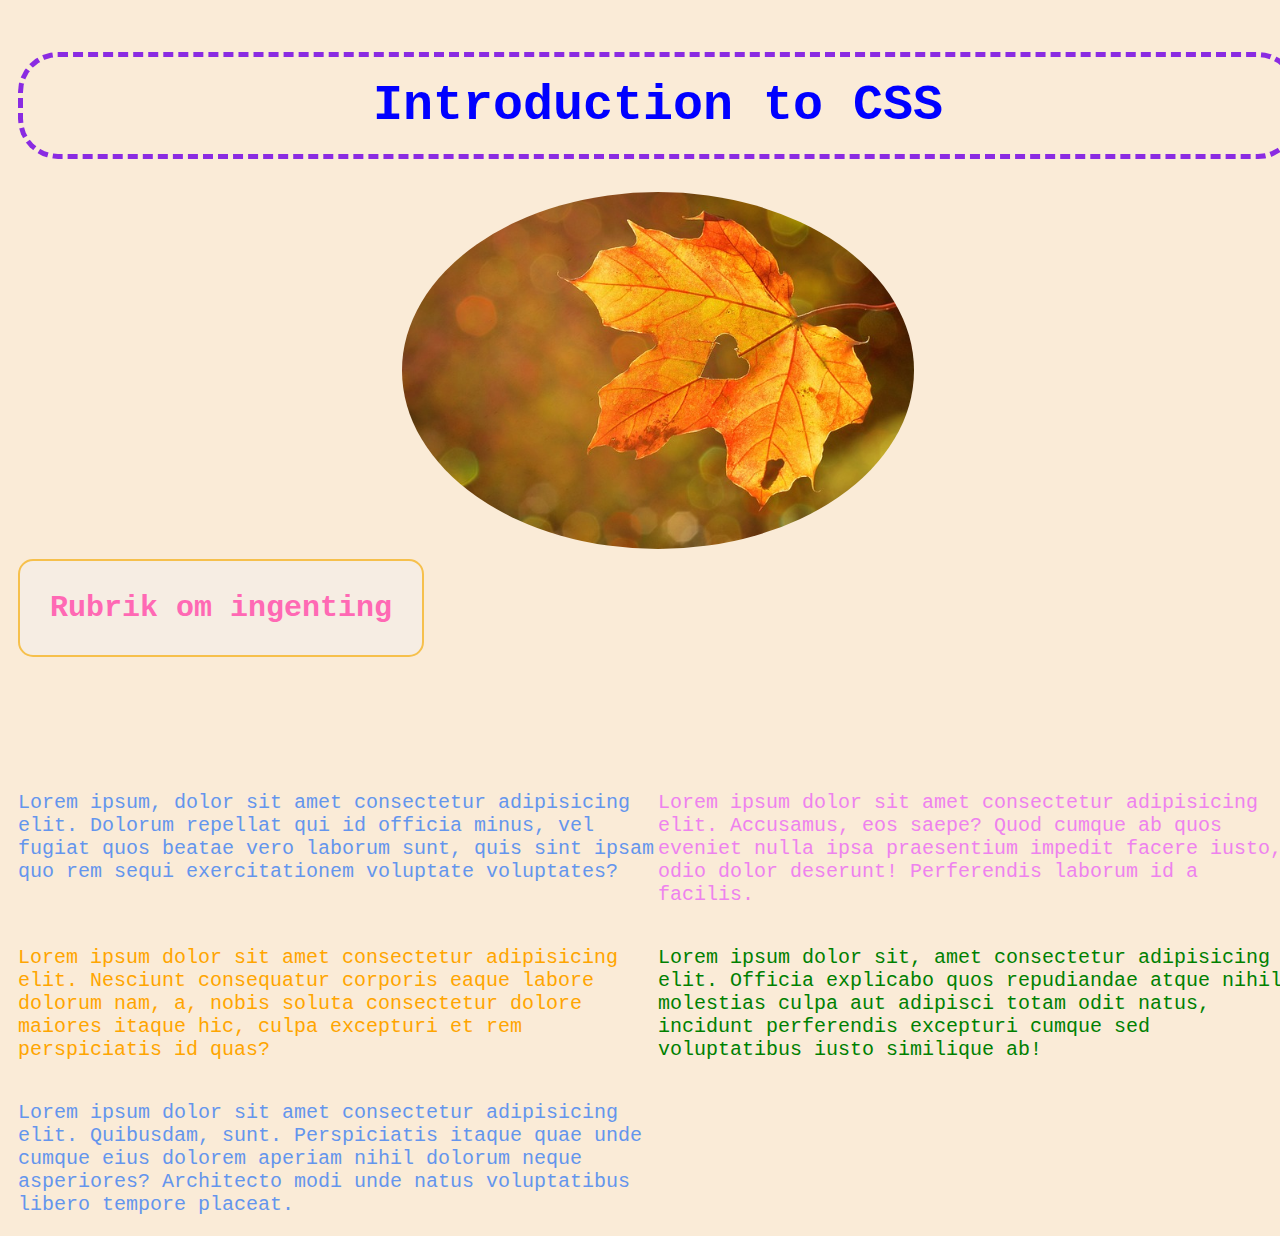
<file: lect2/index.html>
<!DOCTYPE html>
<html lang="sv">
<head>
    <meta charset="UTF-8">
    <meta http-equiv="X-UA-Compatible" content="IE=edge">
    <meta name="viewport" content="width=device-width, initial-scale=1.0">
    <title>CSS introduction</title>
    <link rel="stylesheet" href="CSS/main.css">
</head>
<body>
    <section class="container">
    <h1>Introduction to CSS</h1>

    <img src="leaf.jpg" alt="Löv med hjärta" class="center">
    <h3>Rubrik om ingenting</h3>
    <h4>Buu!</h4>
    <p>Lorem ipsum, dolor sit amet consectetur adipisicing elit. Dolorum repellat qui id officia minus, vel fugiat quos beatae vero laborum sunt, quis sint ipsam quo rem sequi exercitationem voluptate voluptates?</p>

<p class="violet-paragraf">Lorem ipsum dolor sit amet consectetur adipisicing elit. Accusamus, eos saepe? Quod cumque ab quos eveniet nulla ipsa praesentium impedit facere iusto, odio dolor deserunt! Perferendis laborum id a facilis.</p>
<p class="orange-paragraf">Lorem ipsum dolor sit amet consectetur adipisicing elit. Nesciunt consequatur corporis eaque labore dolorum nam, a, nobis soluta consectetur dolore maiores itaque hic, culpa excepturi et rem perspiciatis id quas?</p>
<p id="green">Lorem ipsum dolor sit, amet consectetur adipisicing elit. Officia explicabo quos repudiandae atque nihil molestias culpa aut adipisci totam odit natus, incidunt perferendis excepturi cumque sed voluptatibus iusto similique ab!</p>
<p>Lorem ipsum dolor sit amet consectetur adipisicing elit. Quibusdam, sunt. Perspiciatis itaque quae unde cumque eius dolorem aperiam nihil dolorum neque asperiores? Architecto modi unde natus voluptatibus libero tempore placeat.</p>
</section>
</body>
</html>
</file>
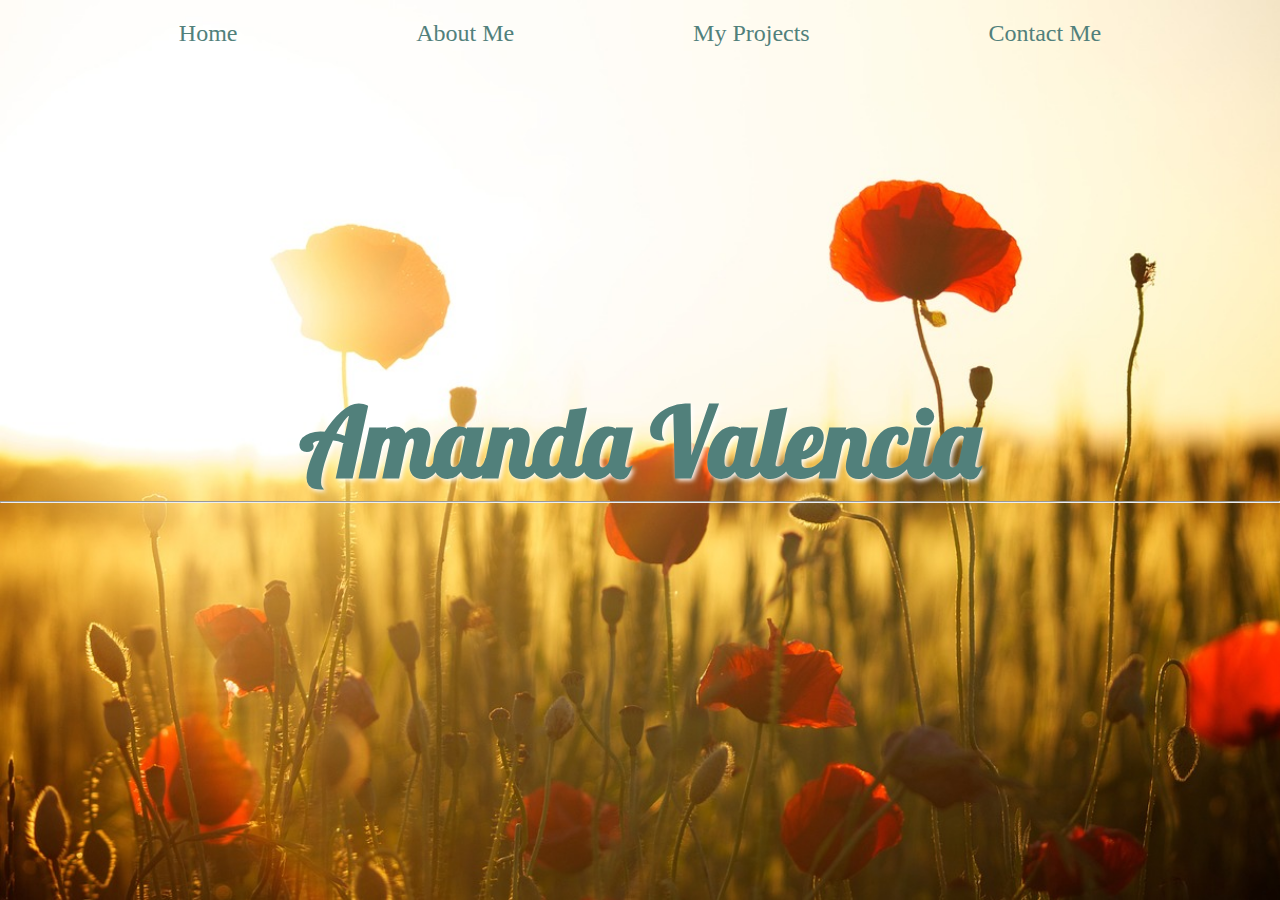
<file: Portfoilo/index.html>
<!DOCTYPE html>
<html lang="en">
<head>
    <meta charset="UTF-8">
    <meta http-equiv="X-UA-Compatible" content="IE=edge">
    <meta name="viewport" content="width=device-width, initial-scale=1.0">
    <link rel="stylesheet" href="CSS/style.css">
    <title>Portfolio</title>
</head>
<body class="home">
    <header class="header">
        <!-- Menu -->
        <nav>
            <ul class="menu"> 
                <li class="menu-nav_items"><a href="./index.html"></a>Home</li>
                <li class="menu-nav_items"><a href="./about.html"></a>About Me</li>
                <li class="menu-nav_items"><a href="./projects.html"></a>My Projects</li>
                <li class="menu-nav_items"><a href="./contact.html"></a>Contact Me</li>
            </ul>
        </nav>
    </header>
    <main class="main">
    <section class="name">
        <h1 id="name">Amanda Valencia</h1>
        <hr>
    </section>
</main>
<footer>
    <!--  Social Icons -->
    <div class="social-icon">

    </div>
</footer>
</body>
</html>
</file>
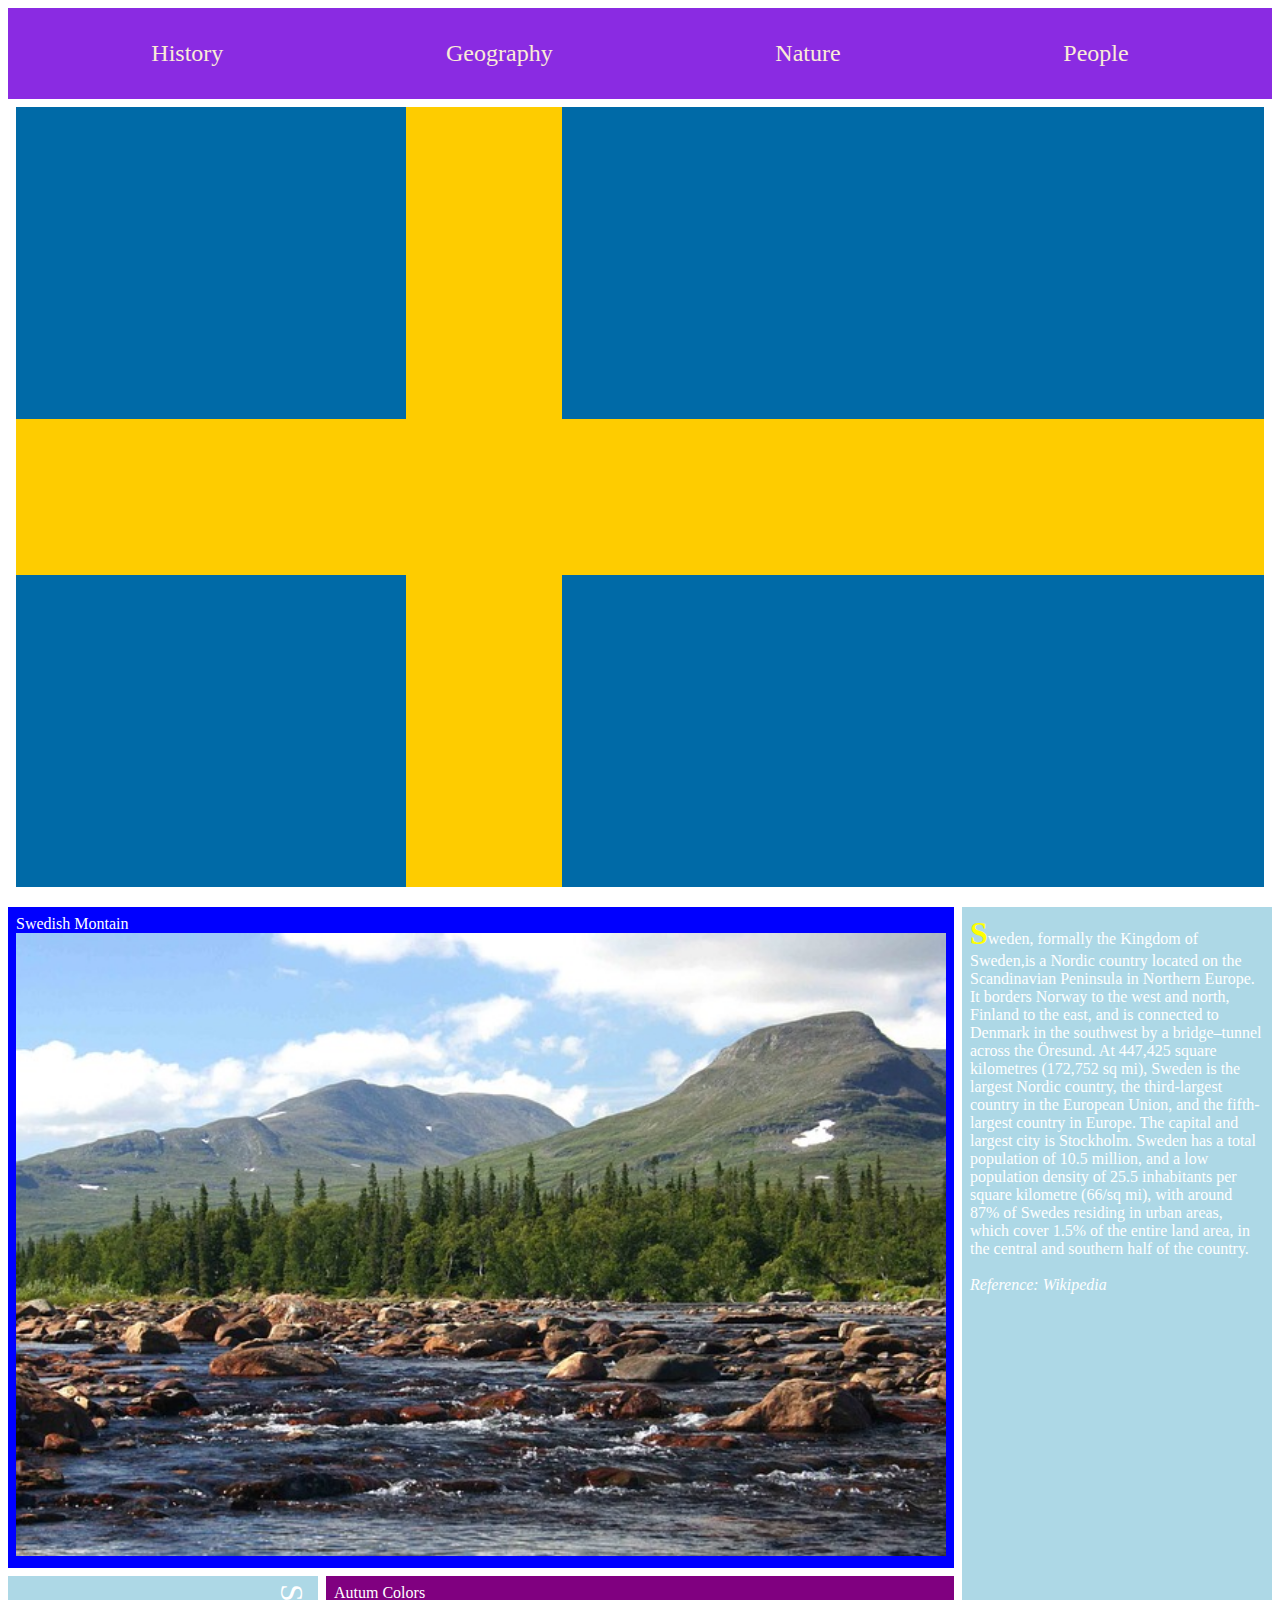
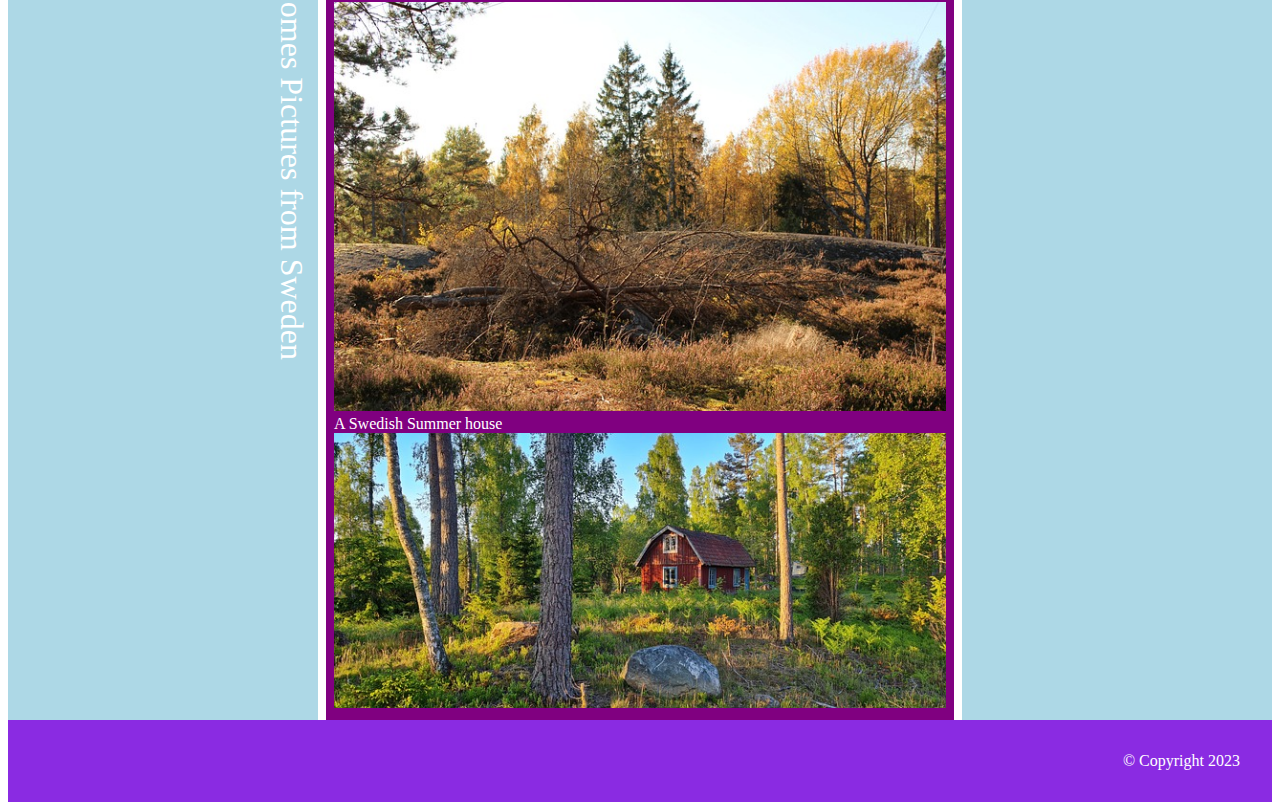
<file: Hem uppgifter/Inlämningsuppgift-html/css-uppgift/index.html>
<!DOCTYPE html>
<html lang="en">
<head>
    <meta charset="UTF-8">
    <meta http-equiv="X-UA-Compatible" content="IE=edge">
    <meta name="viewport" content="width=device-width, initial-scale=1.0">
    <title>Uppgift 2</title>
    <link rel="stylesheet" href="css/style.css">
</head>
<body>
    <header class="header el">
        <nav>
            <ul>
                <li><a href="#!" class="li">History</a></li>
                <li><a href="#!" class="li">Geography</a></li>
                <li><a href="#!" class="li">Nature</a></li>
                <li><a href="#!" class="li">People</a></li>
            </ul>
        </nav>
    </header>
    <main class="container">
        <section class="box">
            <figure>
                <figcaption>Swedish Montain</figcaption>
                <img src="img/swedish-mountains-961161_640.jpg" alt="Swedish Montain" width="100%">
            </figure>
            
        </section>
        <section class="box">
            <img src="img/Flag_of_Sweden.svg" alt="Flag of Sweden" width="100%">
        </section>
        <section class="box">
            <p class="p1">Sweden, formally the Kingdom of Sweden,is a Nordic country located on the Scandinavian Peninsula in Northern Europe. It borders Norway to the west and north, Finland to the east, and is connected to Denmark in the southwest by a bridge–tunnel across the Öresund. At 447,425 square kilometres (172,752 sq mi), Sweden is the largest Nordic country, the third-largest country in the European Union, and the fifth-largest country in Europe. The capital and largest city is Stockholm. Sweden has a total population of 10.5 million, and a low population density of 25.5 inhabitants per square kilometre (66/sq mi), with around 87% of Swedes residing in urban areas, which cover 1.5% of the entire land area, in the central and southern half of the country.</p>
            <br>
            <p><i>Reference: Wikipedia</i></p>
        </section>
        <section class="box">
            <p>Somes Pictures from Sweden</p>
        </section>
        <section class="box">
            <figure>
                <figcaption>Autum Colors</figcaption>
                <img src="img/autumn-colors-991648_640.jpg" alt="Autumn Colors" width="100%">
            </figure>
            <figure>
                <figcaption>A Swedish Summer house</figcaption>
            <img src="img/swedish-7345629_640.jpg" alt="Swedish House"
            width="100%">
        </figure>
        </section>
    </main>
  
    <footer class="footer el">&copy; Copyright 2023</footer>
</body>
</html>
</file>
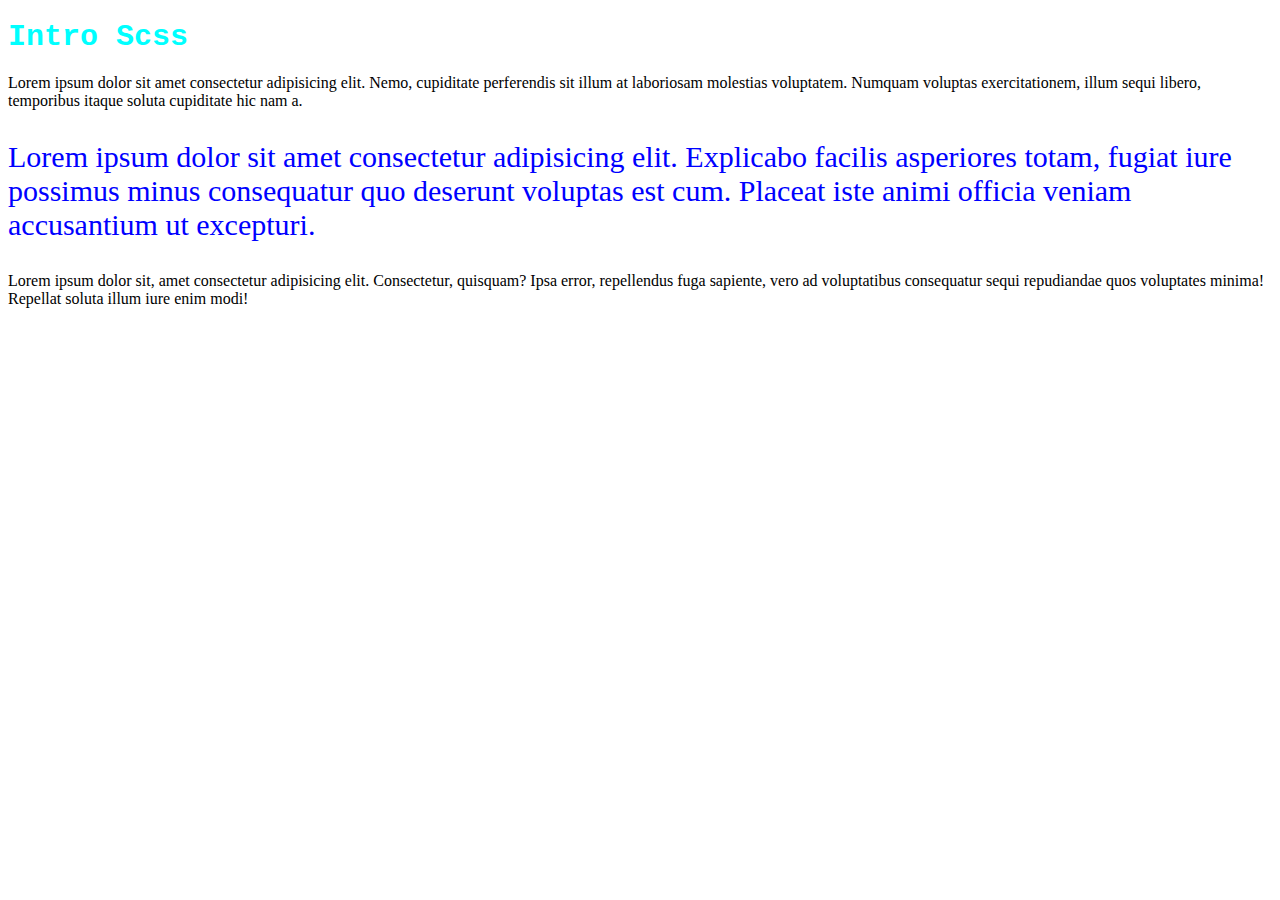
<file: HTML_lektion/lect5/Scss-uppgift/index.html>
<!DOCTYPE html>
<html lang="en">
<head>
    <meta charset="UTF-8">
    <meta http-equiv="X-UA-Compatible" content="IE=edge">
    <meta name="viewport" content="width=device-width, initial-scale=1.0">
    <link rel="stylesheet" href="style.css">
    <title>Intro Scss</title>
</head>
<body>
    <article class="main">
        <section class="section">
            <h1>Intro Scss</h1>
            <p class="p1">Lorem ipsum dolor sit amet consectetur adipisicing elit. Nemo, cupiditate perferendis sit illum at laboriosam molestias voluptatem. Numquam voluptas exercitationem, illum sequi libero, temporibus itaque soluta cupiditate hic nam a.
            </p>
            <p class="p2">Lorem ipsum dolor sit amet consectetur adipisicing elit. Explicabo facilis asperiores totam, fugiat iure possimus minus consequatur quo deserunt voluptas est cum. Placeat iste animi officia veniam accusantium ut excepturi.</p>
            <p class="main_section">Lorem ipsum dolor sit, amet consectetur adipisicing elit. Consectetur, quisquam? Ipsa error, repellendus fuga sapiente, vero ad voluptatibus consequatur sequi repudiandae quos voluptates minima! Repellat soluta illum iure enim modi!</p>
        </section>
        <section class="section">
            
        </section>
    </article>
    
</body>
</html>
</file>
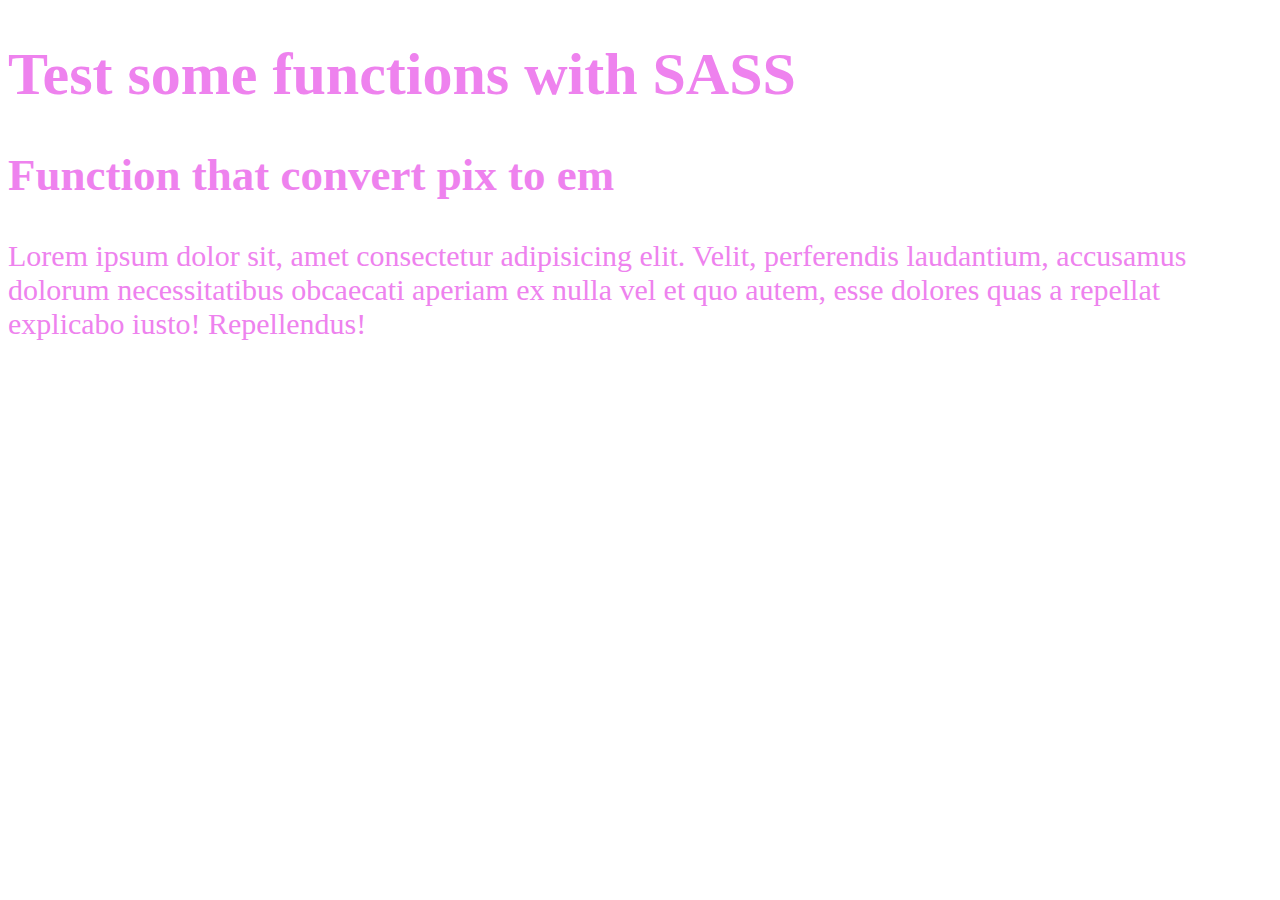
<file: HTML_lektion/lect6/function/index.html>
<!DOCTYPE html>
<html lang="en">
<head>
    <meta charset="UTF-8">
    <meta http-equiv="X-UA-Compatible" content="IE=edge">
    <meta name="viewport" content="width=device-width, initial-scale=1.0">
    <link rel="stylesheet" href="css/style.css">
    <title>Document</title>
</head>
<body>
    <h1>Test some functions with SASS</h1>
    <h2>Function that convert pix to em</h2>
    <p>Lorem ipsum dolor sit, amet consectetur adipisicing elit. Velit, perferendis laudantium, accusamus dolorum necessitatibus obcaecati aperiam ex nulla vel et quo autem, esse dolores quas a repellat explicabo iusto! Repellendus!</p>
</body>
</html>
</file>
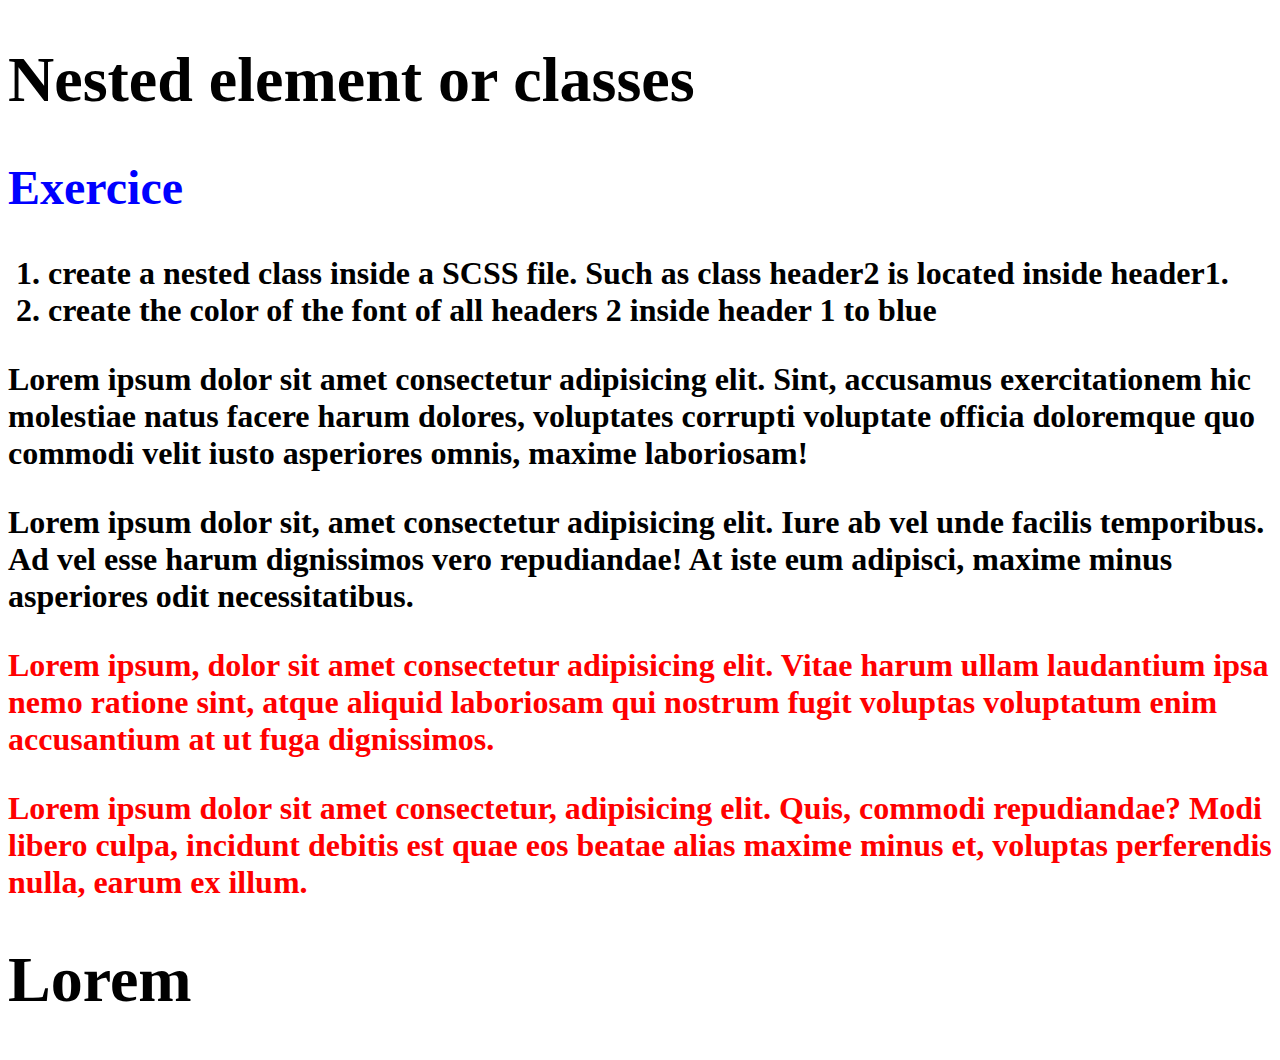
<file: HTML_lektion/lect6/nested/index.html>
<!DOCTYPE html>
<html lang="en">
<head>
    <meta charset="UTF-8">
    <meta http-equiv="X-UA-Compatible" content="IE=edge">
    <meta name="viewport" content="width=device-width, initial-scale=1.0">
    <link rel="stylesheet" href="css/style.css">
    <title>Nested</title>
</head>
<body class="body">
    <h1 class="header1">Nested element or classes</h1>
    <h2 class="header2">Exercice</h2>
    <ol>
        <li>create a nested class inside a SCSS file. Such as class header2 is located inside header1.</li>
        <li>create the color of the font of all headers 2 inside header 1 to blue</li>
    </ol>
    <p class="a">Lorem ipsum dolor sit amet consectetur adipisicing elit. Sint, accusamus exercitationem hic molestiae natus facere harum dolores, voluptates corrupti voluptate officia doloremque quo commodi velit iusto asperiores omnis, maxime laboriosam!</p>
    <p class="b">Lorem ipsum dolor sit, amet consectetur adipisicing elit. Iure ab vel unde facilis temporibus. Ad vel esse harum dignissimos vero repudiandae! At iste eum adipisci, maxime minus asperiores odit necessitatibus.</p>
    <p class="a">Lorem ipsum, dolor sit amet consectetur adipisicing elit. Vitae harum ullam laudantium ipsa nemo ratione sint, atque aliquid laboriosam qui nostrum fugit voluptas voluptatum enim accusantium at ut fuga dignissimos.</p>
    <p class="a">Lorem ipsum dolor sit amet consectetur, adipisicing elit. Quis, commodi repudiandae? Modi libero culpa, incidunt debitis est quae eos beatae alias maxime minus et, voluptas perferendis nulla, earum ex illum.</p>
    <h1 >Lorem</h1>
</body>
</html>
</file>
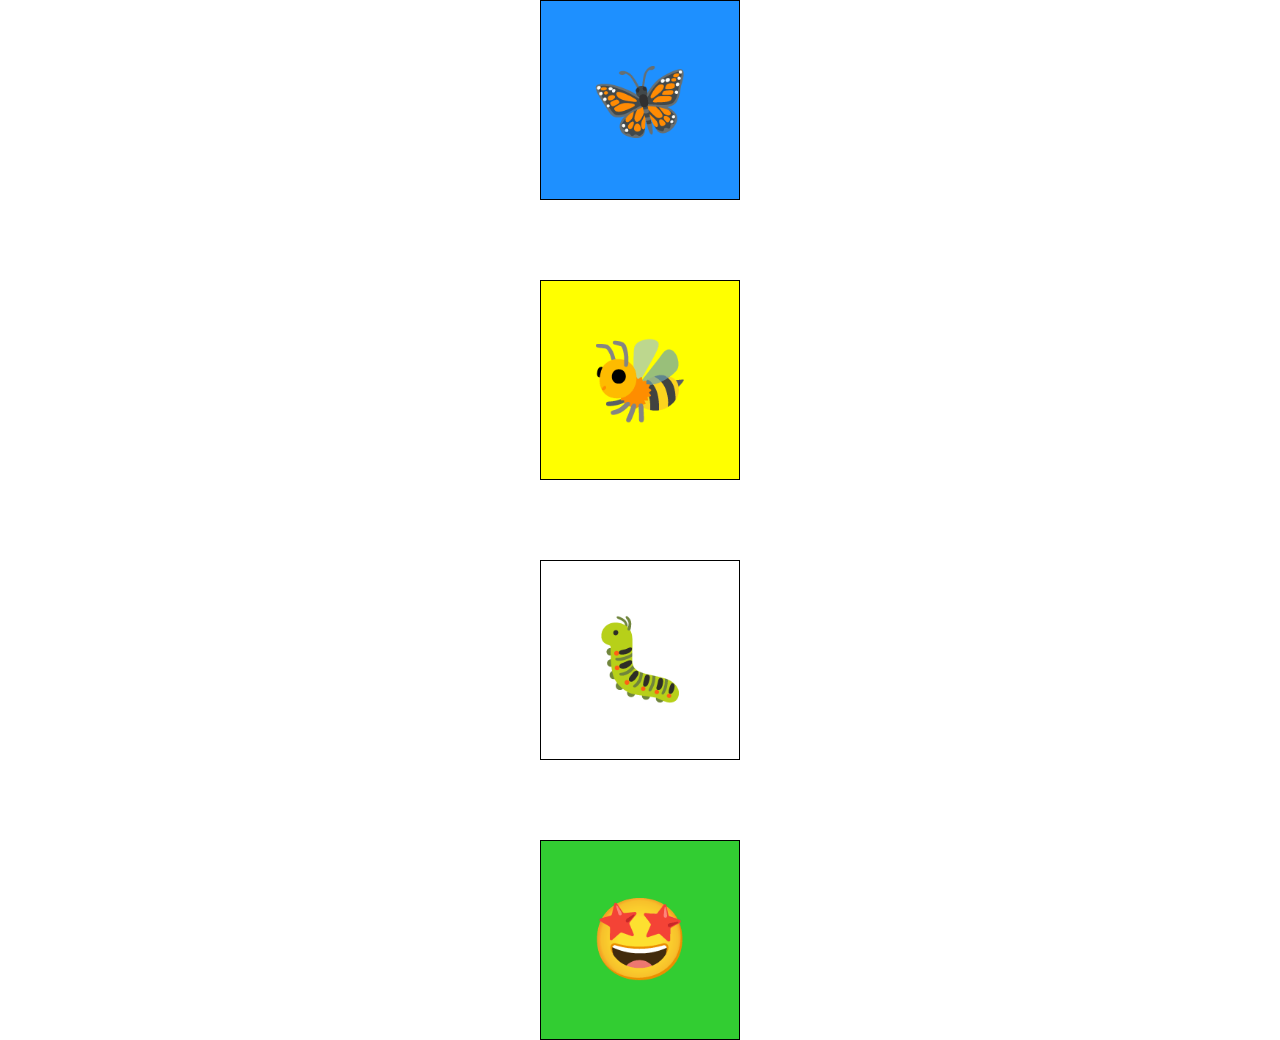
<file: lect3/animation.html>
<!DOCTYPE html>
<html lang="en">
<head>
    <meta charset="UTF-8">
    <meta http-equiv="X-UA-Compatible" content="IE=edge">
    <meta name="viewport" content="width=device-width, initial-scale=1.0">
    <title>Transformations and Animations</title>
    <link rel="stylesheet" href="CSS14-9/animation.css">
</head>
<body>
    <main>
        <section class="square">🦋</section>
        <section class="square">🐝</section>
        <section class="square animate">🐛</section>
        <section class="smiley">🤩</section>
    </main>
    
</body>
</html>
</file>
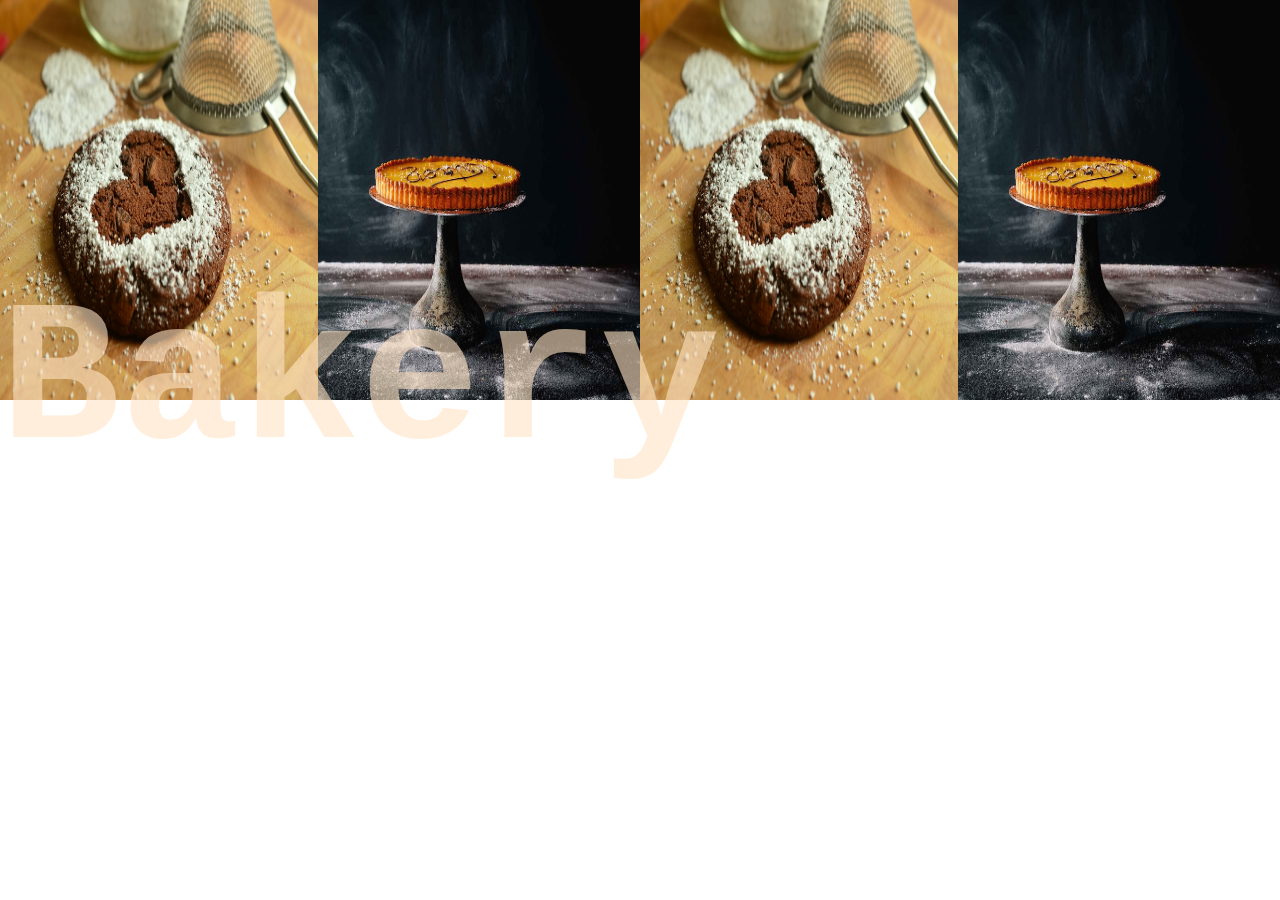
<file: lect3/flexbox.html>
<!DOCTYPE html>
<html lang="en">
<head>
    <meta charset="UTF-8">
    <meta http-equiv="X-UA-Compatible" content="IE=edge">
    <meta name="viewport" content="width=device-width, initial-scale=1.0">
    <title>Flexbox</title>
    <link rel="stylesheet" href="css/flexbox.css">
</head>
<body>
    <main class="container">
        <h1>Bakery</h1>
        <section class="box"><img src="img/cookie-756601_1280.jpg" alt=""></section>
        <section class="box"><img src="img/tart-6011609_1280.jpg" alt=""></section>
        <section class="box"><img src="img/cookie-756601_1280.jpg" alt=""></section>
        <section class="box"><img src="img/tart-6011609_1280.jpg" alt=""></section>

    </main>

    
    
</body>
</html>
</file>
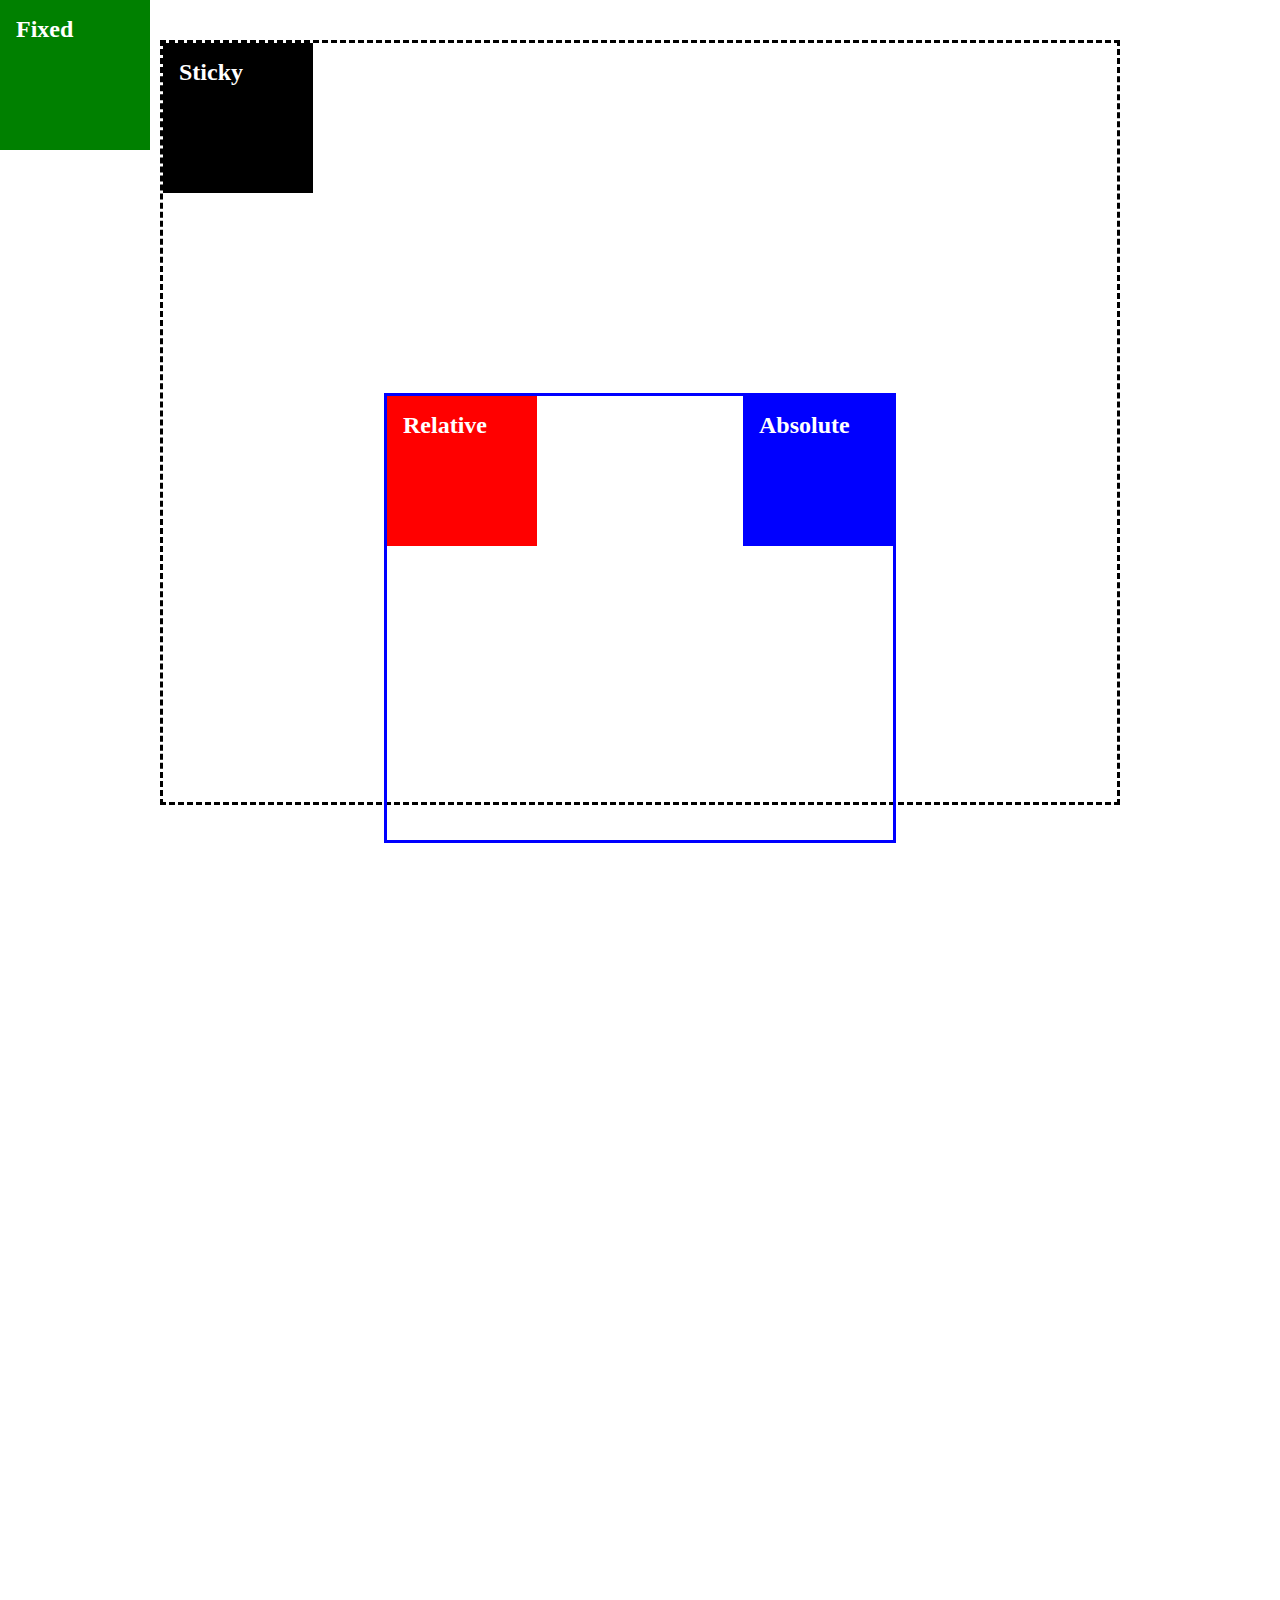
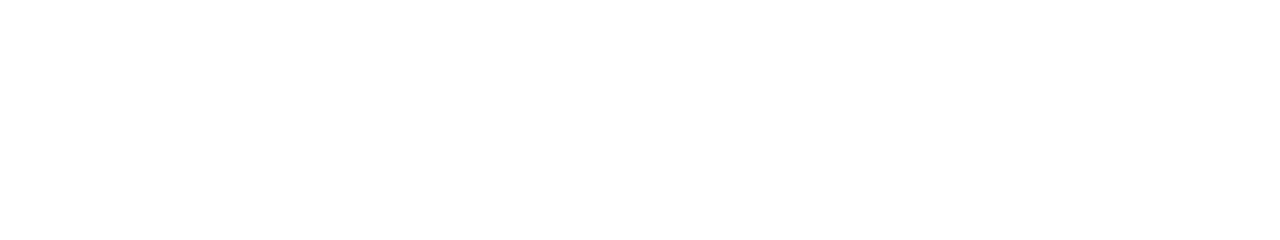
<file: lect3/position.html>
<!DOCTYPE html>
<html lang="en">

<head>
    <meta charset="UTF-8">
    <meta http-equiv="X-UA-Compatible" content="IE=edge">
    <meta name="viewport" content="width=device-width, initial-scale=1.0">
    <title>Position</title>
    <link rel="stylesheet" href="css/style.css">
</head>

    <!-- div are block without semantic. 
        Don't use them too much!  -->
        <section class="outer-container">
            <section class="box sticky">
                <h2>Sticky</h2>
            </section>
        <section class="inner-container">
            <section class="box absolute">
                <h2>Absolute</h2>
            </section>
            <section class="box relative">
                <h2>Relative</h2>
            </section>
            <section class="box fixed">
                <h2>Fixed</h2>
            </section>
           
        </section>
    </section>
 
<!--
 <button class="social">&#128512;</button>
  <section id="one">
    <header class="blue">Header One</header>
    <h2>One</h2>
 </section>
 <section id="two">
    <header class="red">Header Two</header>
    <h2>Two</h2>
 </section>
 <section id="three">
    <header class="green">Header Three</header>
    <h2>three</h2>
 </section>
 <footer>
    <a href="#one">One</a>
    <a href="#two">Two</a>
    <a href="#three">Three</a>
 </footer>
 -->
</body>

</html>
</file>
<file: lect2/CSS/main.css>
body{
    background-color: antiquewhite;
    padding: 10px;
    width: 100%;
    height: 100%;
}
h1 {
    font-family: 'Courier New', Courier, monospace;
    color: blue;
    border: 5px dashed blueviolet;
    border-radius: 40px;
    padding: 20px;
    font-size: 50px;
    text-align: center;
    position: sticky;

}
h1:active{
    color: lightblue;
}
.container{
    position: relative;
    width: 100%;
    height: 100%;

}
.center{
    display: block;
    
    margin: 0px auto -20px auto;
    width: 40%;
    border-radius: 100%;

}
h3{
    font-family: 'Courier New', Courier, monospace;
    color: hotpink;
    padding: 30px;
    font-size: 30px;
    border: 2px solid rgb(246, 192, 76);
    width: fit-content;
    border-radius: 15px;
    background-color: rgb(246, 237, 227);
}
p {
    font-family: 'Courier New', Courier, monospace;
    color: cornflowerblue;
    font-size: 20px;
    width: 50%;
    float: left;
}
.violet-paragraf {
    color: violet;
}
.orange-paragraf {
    color: orange;
}
#green{
    color: green;
}
p:hover{
    color: brown;
}
h4 {
    color:antiquewhite;
    text-align: center;
    font-size: 30px;
    width:fit-content;
}
h4:hover{
    color: brown;
}
</file>
<file: Portfoilo/CSS/style.css>
@import url("https://fonts.googleapis.com/css2?family=Pacifico&display=swap");
@import url("https://fonts.googleapis.com/css2?family=Lobster&family=Pacifico&display=swap");
* {
  margin: 0;
  padding: 0;
  box-sizing: border-box;
}

body {
  background-image: url(../img/poppies-174276_1280.jpg);
  background-attachment: fixed;
  background-size: cover;
  background-repeat: no-repeat;
  background-color: black;
  text-align: center;
}

.main {
  padding-top: 30vh;
}

.name {
  font-family: "Lobster", cursive;
  font-size: 3rem;
  color: rgb(81, 128, 123);
  margin-top: 4rem;
  text-shadow: 2px 2px 5px white;
}

hr {
  color: white;
}

.menu {
  display: flex;
  list-style: none;
  align-items: center;
  justify-content: space-evenly;
}
.menu .menu-nav_items {
  font-size: 1.5rem;
  color: rgb(81, 128, 123);
  margin-top: 20px;
}
.menu .menu-nav_items:hover {
  color: black;
}/*# sourceMappingURL=style.css.map */
</file>
<file: Hem uppgifter/Inlämningsuppgift-html/css-uppgift/css/style.css>
*{
    margin: 0;
    padding: 0;
    box-sizing: border-box;
}
/* Här har jag fixa menyn genom att använda mig av flexbox. Jag stylade även texten på menyn genom att ta bort pungter och underlinjen samt satte dit en hover men färgen gul.  */
body{
    color: white;
    padding: 0.5rem;
}
ul{
    list-style-type: none;
    margin: 0;
    padding:0;
    display: flex;
    justify-content:space-around;
}
li a{
    text-decoration: none;  
    color: antiquewhite;
    font-size: 1.5rem;
}
li a:hover{
    color: yellow;
    transition: all 1s ease;
}
.container{
    display: grid;
    grid-template-columns: repeat(4, 1fr);
    gap: 0.5rem;
}
/* Här använde jag mig av grid för att bygga ihop sidan efter bilden. Jag delade upp den i fyra columner och bestämde därefter hur stor plats alla skulle ta i conteinern.  */
.box{
    padding: 0.5rem;
}
.box:first-child{
grid-column: 1/4;
background-color: blue;
}
.box:nth-child(2){
    order: -1;
    grid-column: 1/5;
}
.box:nth-child(3){
    background-color: lightblue;
    grid-row: span 2;
}
/* här vände jag på texten men lyckades inte fixa så att den skulle vara på den vänstra sidan av boxen, jag testade med padding och jag testade med flex men fick inte det att funka. */
.box:nth-child(4){
background-color: lightblue;
writing-mode: vertical-rl;
font-size: 2rem;
}
.box:nth-child(5){
    grid-column: 2/4;
    background-color: purple;
}
/* här fixade jag första bokstaven i texten och jag fixade så att copyright hamnade på högra hörnet. */
.p1::first-letter{
    font-size: 2rem;
    font-weight: 600;
    color: yellow;
}
/* slutet på sidan, footer */
.footer{
    text-align: end;
    }
    .el{
        background-color: blueviolet;
        padding: 2rem;
    }
</file>
<file: HTML_lektion/lect5/Scss-uppgift/style.css>
.section .p1:hover, .section .p2:hover {
  color: pink;
}

.p2 {
  color: blue;
  font-size: 30px;
}

h1 {
  font-family: "Courier New", Courier, monospace;
  font-size: 30px;
  font-weight: 700;
  color: aqua;
}/*# sourceMappingURL=style.css.map */
</file>
<file: HTML_lektion/lect6/function/css/style.css>
body {
  font-weight: 500;
  width: 6.7619047619;
  font-size: 1.875em;
  color: violet;
}/*# sourceMappingURL=style.css.map */
</file>
<file: HTML_lektion/lect6/nested/css/style.css>
.body {
  font-size: 2rem;
  font-weight: 700;
}
.body .header2 {
  color: blue;
}
.body .b ~ .a {
  color: red;
}/*# sourceMappingURL=style.css.map */
</file>
<file: lect3/CSS14-9/animation.css>
@import url("https://fonts.googleapis.com/css2?family=Nunito&display=swap");

* {
    margin: 0;
    padding: 0;
    box-sizing: border-box;
}

html {
    font-size: 5rem;
    font-family: 'Nunito', sans-serif;
}

body {
    min-height: 100vh;
    display: flex;
    flex-direction: column nowrap;
}

main {
    align-items: center;
    display: flex;
    flex-flow: column nowrap;
    flex-grow: 1;
    gap: 1rem;
    justify-content: center;
}

section {
    border: 1px solid #000;
    display: grid;
    height: 200px;
    place-content: center;
    width: 200px;
}

section:first-child {
    background-color: dodgerblue;
    /* transform: translateX(-50%); */  /* Of the width of the section */
    /* transform: rotateX(45deg); */ /* rotation around the x-axel at the top*/
    /* transform: scaleX(120%); */
    /* transform: skewX(-10deg); */
}


section:nth-child(2) {
    background-color: yellow;
    /* transform: translateY(-2rem); */
    /* transform: rotateY(180deg); */
    /* transform: scaleY(120%); */
    /* transform: skewY(10deg); */
}

section:last-child {
    background-color: limegreen;
    /* transform: translate(100%, -5rem); */
    /* transform: rotateZ(78deg); */
    /* transform: scale(50%,50%); */
    /* transform: skew(-10deg,-10deg);*/
} 

section:hover {
    background-color: midnightblue;
    /* transition-property: background-color, transform;
    transition-duration: 2s, 3s;
    transition-delay: 0.5s; */
    transition: all 2s linear 0.5s;
}

section:last-child:hover {
    transform: rotate(180deg);
}

.animate {
    /* animation-name: slide;
    animation-duration: 5s;
    animation-timing-function: ease-in-out;
    animation-delay: 1s;
    animation-iteration-count: 5;
    animation-direction: alternate;
    animation-fill-mode: forwards; */
    animation: 5s ease-in-out 1s 2 normal forwards slide;
}

@keyframes slide {
    0%  {
        transform: translateX(0);
    }
    33% {
        transform: translateX(300px) rotate(180deg);
    }
    66% {
        transform: translateX(-300px) rotate(-180deg);
    }
    100% {
        transform: translateX(0);
        background-color: rebeccapurple;
    }
}
</file>
<file: lect3/css/flexbox.css>
*{
    margin: 0;
    padding: 0;
    box-sizing: border-box;
}
.container{
    display: flex;
    text-align: center;
}
img{
    height: 400px;
    width: 100%;
}
h1{
    position: absolute;
    font-size: 200px;
    font-family: 'Courier New', Courier, monospace;
    top: 30%;
    left: 0;
    color: bisque;
    opacity: 0.6;
}
</file>
<file: lect3/css/style.css>
* {
    margin:0;
    padding: 0;
    box-sizing: border-box;
}
body {
    font-size: 1rem;
    min-height: 200vh;
}
.outer-container {
    border: 3px dashed black;
    width: 75vw;
    height: 85vh;
    margin: 40px auto;
    position: relative; /* to the ansester */
}
.inner-container {
    border: 3px solid blue;
    width: 40vw;
    height: 50vh;
    margin: 200px auto;
    position: relative;
    
    /*position: relative;*/ /* to the ancestor */

}
.box {
    width: 150px;
    height: 150px;
    color: #fff; /* Fonts invisible */
    padding: 1rem;
}
.absolute {
    background-color: blue;
    position: absolute; /* Default is static */
    top: 0;
    right: 0;
    /* left: -10000px;  *//* invisibility ! */
    z-index: 0;
}
.relative {
    background-color: #f00;
    position: relative;
    top: 0px;
    right: 0px;
    z-index:1;
}
.fixed {
    background-color: green;
    position:fixed;
    left: 0px;
    top: 0px;
}
.sticky {
    background-color: black;
    position: sticky;
    top: 0;
}
html {scroll-behavior: smooth;}
section {
    height: 100vh;
}
.blue {background-color: #00f;}
.red {background-color: #F00;}
.green {background-color: #0f0;}

header, footer {
    color: #fff;
    text-align: center;
    height: 100px;
}
header {
    position: sticky;
    top: 0;
    font-size: 5rem;
}
footer {
    background-color: #000;
    position: fixed;
    font-size: 3rem;
    bottom: 0;
    width: 100%;
}
a:visited {
    color:#fff;
}
.social {
    background-color: royalblue;
    color: #fff;
    font-size: inherit;
    padding: 1rem;
    position:fixed;
    top: 30%;
    left: 0;
    z-index:1;
}
</file>
